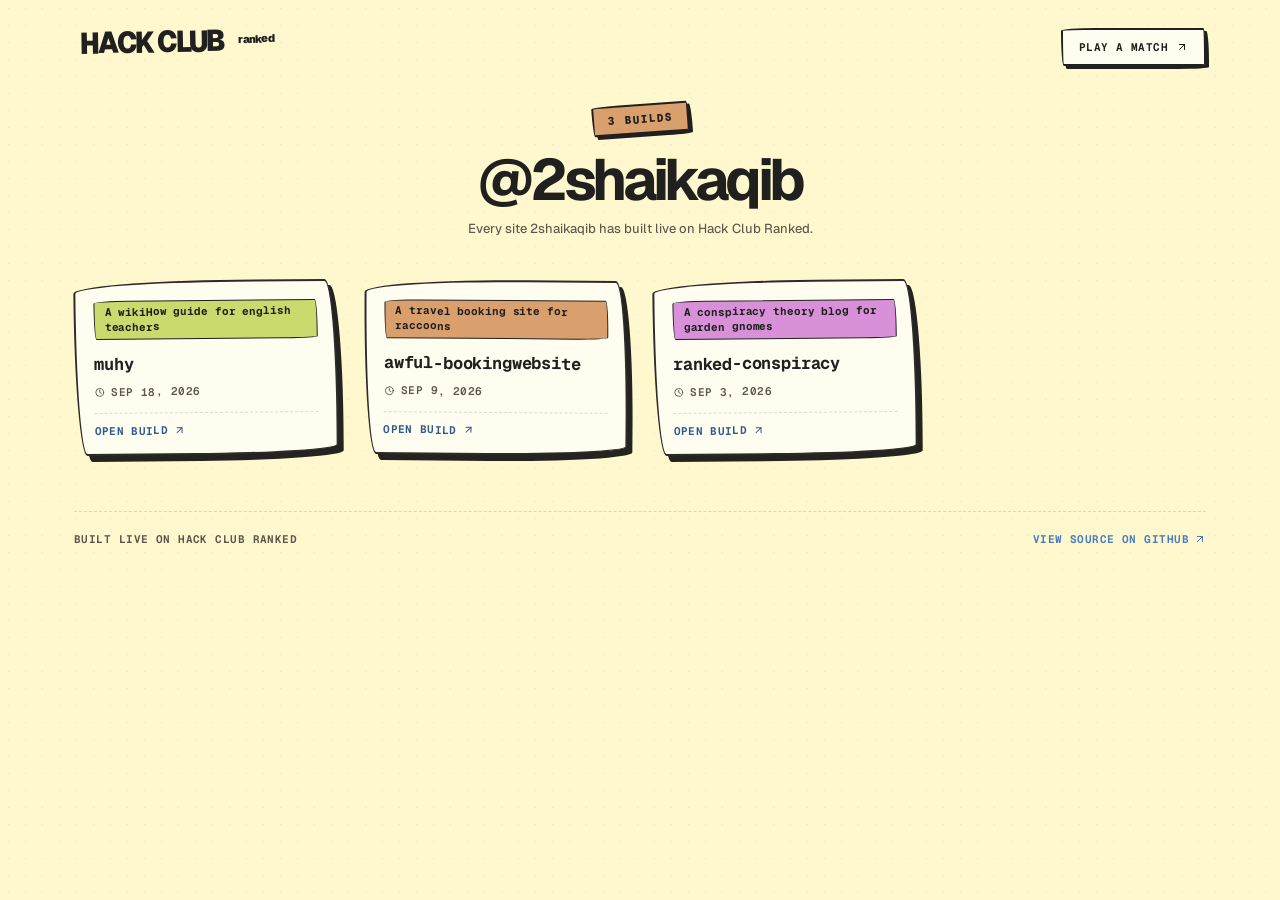
<file: index.html>
<!doctype html>
<html lang="en">
<head>
<meta charset="utf-8">
<meta name="viewport" content="width=device-width, initial-scale=1">
<meta name="color-scheme" content="light">
<title>2shaikaqib's Hack Club Ranked builds</title>
<meta name="description" content="Websites 2shaikaqib built live on Hack Club Ranked.">
<link rel="icon" href="data:image/svg+xml,%3Csvg%20width%3D%2224%22%20height%3D%2224%22%20viewBox%3D%220%200%2024%2024%22%20fill%3D%22none%22%20xmlns%3D%22http%3A%2F%2Fwww.w3.org%2F2000%2Fsvg%22%3E%3Cpath%20d%3D%22M22%2019.2727C22%2020.779%2020.779%2022%2019.2727%2022H14.7273C13.221%2022%2012%2020.779%2012%2019.2727V12H19.2727C20.779%2012%2022%2013.221%2022%2014.7273V19.2727Z%22%20fill%3D%22%2368C4FF%22%2F%3E%3Cpath%20d%3D%22M20%202C21.1046%202%2022%202.89543%2022%204V7C22%208.10457%2021.1046%209%2020%209H17C15.8954%209%2015%208.10457%2015%207V4C15%202.89543%2015.8954%202%2017%202H20Z%22%20fill%3D%22%230C79D8%22%2F%3E%3Cpath%20d%3D%22M7%2015C8.10457%2015%209%2015.8954%209%2017V20C9%2021.1046%208.10457%2022%207%2022H4C2.89543%2022%202%2021.1046%202%2020V17C2%2015.8954%202.89543%2015%204%2015H7Z%22%20fill%3D%22%230C79D8%22%2F%3E%3Cpath%20d%3D%22M12%2012H4.72727C3.22104%2012%202%2010.779%202%209.27273V4.72727C2%203.22104%203.22104%202%204.72727%202H9.27273C10.779%202%2012%203.22104%2012%204.72727V12Z%22%20fill%3D%22%232E9EFF%22%2F%3E%3C%2Fsvg%3E">
<link rel="preconnect" href="https://fonts.googleapis.com">
<link rel="preconnect" href="https://fonts.gstatic.com" crossorigin>
<link href="https://fonts.googleapis.com/css2?family=Geist:wght@400..900&family=Geist+Mono:wght@400..900&display=swap" rel="stylesheet">
<style>
  :root {
    color-scheme: light;
    --cream: #fff8cf;
    --ink: #20201f;
    --muted: #5c574b;
    --pink: #d891d9;
    --blue: #497cbf;
    --blue-strong: #2f5a8c;
    --green: #ccd96c;
    --orange: #d99f6c;
    --paper: #fffdf0;
    --line: #2c2b29;
    --blob: 255px 20px 225px 20px / 20px 225px 15px 255px;
    --font-sans: "Geist", ui-sans-serif, system-ui, "Segoe UI", sans-serif;
    --font-mono: "Geist Mono", ui-monospace, "SF Mono", Menlo, Consolas, monospace;
  }
  * { box-sizing: border-box; }
  body {
    margin: 0;
    min-width: 320px;
    color: var(--ink);
    font-family: var(--font-sans);
    background-color: var(--cream);
    background-image: radial-gradient(#c7b65c45 0.7px, transparent 0.7px);
    background-size: 17px 17px;
  }
  a:focus-visible, button:focus-visible {
    outline: 3px solid var(--blue);
    outline-offset: 3px;
  }
  .page { max-width: 1180px; margin: 0 auto; padding: 28px 24px 64px; }
  .site-header {
    display: flex;
    align-items: flex-start;
    justify-content: space-between;
    flex-wrap: wrap;
    gap: 14px;
    padding-bottom: 30px;
  }
  .logo {
    display: inline-flex;
    align-items: flex-start;
    gap: 8px;
    text-decoration: none;
    color: var(--ink);
    transform: rotate(-1deg);
  }
  .logo span {
    font-size: 30px;
    line-height: 0.9;
    font-weight: 950;
    letter-spacing: -0.08em;
    transform: scaleX(0.92);
  }
  .logo em {
    font-style: normal;
    font-size: 11px;
    font-weight: 900;
    margin-top: 5px;
    letter-spacing: -0.07em;
  }
  .pill-button {
    display: inline-flex;
    align-items: center;
    gap: 8px;
    border: 2px solid var(--ink);
    background: var(--paper);
    box-shadow: 3px 3px 0 var(--ink);
    padding: 10px 16px;
    font: 650 11px var(--font-mono);
    text-transform: uppercase;
    letter-spacing: 0.04em;
    color: var(--ink);
    text-decoration: none;
    border-radius: var(--blob);
    transition: transform 0.15s, box-shadow 0.15s;
  }
  .pill-button:hover { background: var(--green); transform: translate(2px, 2px); box-shadow: 1px 1px 0 var(--ink); }
  .pill-button:active { transform: translate(3px, 3px); box-shadow: none; }
  .page-head { max-width: 640px; margin: 8px auto 40px; text-align: center; }
  .build-count-sticker {
    display: inline-block;
    margin-bottom: 14px;
    border: 2px solid var(--ink);
    background: var(--orange);
    padding: 6px 14px;
    font: 800 11px var(--font-mono);
    text-transform: uppercase;
    letter-spacing: 0.1em;
    box-shadow: 3px 3px 0 var(--ink);
    border-radius: var(--blob);
    transform: rotate(-4deg);
  }
  .page-head h1 {
    margin: 4px 0 12px;
    font-size: clamp(34px, 5vw, 58px);
    letter-spacing: -0.065em;
    line-height: 0.95;
  }
  .page-head p {
    margin: 0 auto;
    max-width: 480px;
    font: 450 13px/1.6 var(--font-sans);
    color: var(--muted);
  }
  .gallery-grid {
    list-style: none;
    margin: 0;
    padding: 0;
    display: grid;
    grid-template-columns: repeat(auto-fill, minmax(260px, 1fr));
    gap: clamp(18px, 3vw, 26px);
  }
  .gallery-grid li { display: flex; min-width: 0; }
  .build-card {
    flex: 1;
    min-width: 0;
    display: flex;
    flex-direction: column;
    gap: 10px;
    min-height: 150px;
    border: 2px solid var(--line);
    background: var(--paper);
    box-shadow: 5px 6px 0 #24231f;
    padding: 18px 18px 16px;
    border-radius: var(--blob);
    text-decoration: none;
    color: var(--ink);
    --tilt: -0.5deg;
    transform: rotate(var(--tilt));
    transition: transform 0.15s, box-shadow 0.15s;
  }
  .gallery-grid li:nth-child(even) .build-card { --tilt: 0.45deg; }
  .build-card:hover { transform: translate(3px, 3px) rotate(var(--tilt)); box-shadow: 2px 3px 0 #24231f; }
  .build-card:active { transform: translate(5px, 5px) rotate(var(--tilt)); box-shadow: none; }
  .build-card-tag {
    display: inline-flex;
    max-width: 100%;
    min-width: 0;
    white-space: normal;
    word-break: break-word;
    border: 1.5px solid var(--ink);
    background: var(--cream);
    color: var(--ink);
    padding: 3px 10px;
    font: 700 11px var(--font-mono);
    letter-spacing: -0.01em;
    line-height: 1.4;
    border-radius: var(--blob);
  }
  .gallery-grid li:nth-child(4n+1) .build-card-tag { background: var(--green); }
  .gallery-grid li:nth-child(4n+2) .build-card-tag { background: var(--orange); }
  .gallery-grid li:nth-child(4n+3) .build-card-tag { background: var(--pink); }
  .gallery-grid li:nth-child(4n) .build-card-tag { background: var(--blue-strong); color: var(--cream); border-color: var(--blue-strong); }
  .build-card-name {
    margin: 4px 0 0;
    font: 700 17px var(--font-mono);
    letter-spacing: -0.01em;
    line-height: 1.25;
    word-break: break-word;
  }
  .build-card-meta {
    margin-top: auto;
    display: flex;
    align-items: center;
    gap: 6px;
    font: 600 11px var(--font-mono);
    text-transform: uppercase;
    letter-spacing: 0.04em;
    color: var(--muted);
  }
  .build-card-cta {
    display: inline-flex;
    align-items: center;
    gap: 6px;
    margin-top: 4px;
    padding-top: 10px;
    border-top: 1px dashed #00000022;
    font: 650 11px var(--font-mono);
    text-transform: uppercase;
    letter-spacing: 0.03em;
    color: var(--blue-strong);
  }
  .build-card:hover .build-card-cta { color: var(--ink); }
  .empty-state {
    max-width: 480px;
    margin: 20px auto 0;
    text-align: center;
    border: 2px dashed var(--ink);
    background: var(--paper);
    padding: 36px 28px;
    border-radius: var(--blob);
  }
  .empty-state p {
    margin: 0 0 20px;
    font: 500 12px/1.6 var(--font-mono);
    color: var(--muted);
  }
  .site-footer {
    margin-top: 56px;
    padding-top: 20px;
    border-top: 1px dashed #00000022;
    display: flex;
    flex-wrap: wrap;
    justify-content: space-between;
    gap: 10px;
    font: 650 11px var(--font-mono);
    text-transform: uppercase;
    letter-spacing: 0.04em;
    color: var(--muted);
  }
  .site-footer a {
    display: inline-flex;
    align-items: center;
    gap: 5px;
    color: var(--blue);
    text-decoration: none;
  }
  .site-footer a:hover { color: var(--blue-strong); text-decoration: underline; }
  @media (max-width: 760px) {
    .gallery-grid { grid-template-columns: repeat(auto-fill, minmax(220px, 1fr)); }
  }
  @media (max-width: 480px) {
    .site-header { flex-direction: column; align-items: center; text-align: center; }
    .gallery-grid { grid-template-columns: 1fr; }
    .site-footer { flex-direction: column; align-items: center; text-align: center; }
  }
  @media (prefers-reduced-motion: reduce) {
    *, *::before, *::after {
      animation-duration: 0.01ms !important;
      transition-duration: 0.01ms !important;
    }
  }
</style>
</head>
<body>
<div class="page">
  <header class="site-header">
    <a class="logo" href="https://ranked.hackclub.com" aria-label="Hack Club Ranked home">
      <span>HACK CLUB</span><em>ranked</em>
    </a>
    <a class="pill-button" href="https://ranked.hackclub.com">play a match <svg aria-hidden="true" width="12" height="12" viewBox="0 0 24 24" fill="none" stroke="currentColor" stroke-width="2" stroke-linecap="round" stroke-linejoin="round"><path d="M7 17 17 7"/><path d="M7 7h10v10"/></svg></a>
  </header>
  <main>
    <div class="page-head">
      <span class="build-count-sticker">3 builds</span>
      <h1>@2shaikaqib</h1>
      <p>Every site 2shaikaqib has built live on Hack Club Ranked.</p>
    </div>
    <ul class="gallery-grid">
        <li>
          <a class="build-card" href="./muhy/">
            <span class="build-card-tag">A wikiHow guide for english teachers</span>
            <strong class="build-card-name">muhy</strong>
            <span class="build-card-meta"><svg aria-hidden="true" width="11" height="11" viewBox="0 0 24 24" fill="none" stroke="currentColor" stroke-width="2" stroke-linecap="round" stroke-linejoin="round"><circle cx="12" cy="12" r="8.5"/><path d="M12 7v5l3.5 2"/></svg>Sep 18, 2026</span>
            <span class="build-card-cta">open build <svg aria-hidden="true" width="12" height="12" viewBox="0 0 24 24" fill="none" stroke="currentColor" stroke-width="2" stroke-linecap="round" stroke-linejoin="round"><path d="M7 17 17 7"/><path d="M7 7h10v10"/></svg></span>
          </a>
        </li>
        <li>
          <a class="build-card" href="./awful-bookingwebsite/">
            <span class="build-card-tag">A travel booking site for raccoons</span>
            <strong class="build-card-name">awful-bookingwebsite</strong>
            <span class="build-card-meta"><svg aria-hidden="true" width="11" height="11" viewBox="0 0 24 24" fill="none" stroke="currentColor" stroke-width="2" stroke-linecap="round" stroke-linejoin="round"><circle cx="12" cy="12" r="8.5"/><path d="M12 7v5l3.5 2"/></svg>Sep 9, 2026</span>
            <span class="build-card-cta">open build <svg aria-hidden="true" width="12" height="12" viewBox="0 0 24 24" fill="none" stroke="currentColor" stroke-width="2" stroke-linecap="round" stroke-linejoin="round"><path d="M7 17 17 7"/><path d="M7 7h10v10"/></svg></span>
          </a>
        </li>
        <li>
          <a class="build-card" href="./ranked-conspiracy/">
            <span class="build-card-tag">A conspiracy theory blog for garden gnomes</span>
            <strong class="build-card-name">ranked-conspiracy</strong>
            <span class="build-card-meta"><svg aria-hidden="true" width="11" height="11" viewBox="0 0 24 24" fill="none" stroke="currentColor" stroke-width="2" stroke-linecap="round" stroke-linejoin="round"><circle cx="12" cy="12" r="8.5"/><path d="M12 7v5l3.5 2"/></svg>Sep 3, 2026</span>
            <span class="build-card-cta">open build <svg aria-hidden="true" width="12" height="12" viewBox="0 0 24 24" fill="none" stroke="currentColor" stroke-width="2" stroke-linecap="round" stroke-linejoin="round"><path d="M7 17 17 7"/><path d="M7 7h10v10"/></svg></span>
          </a>
        </li>
      </ul>
  </main>
  <footer class="site-footer">
    <span>Built live on Hack Club Ranked</span>
    <a href="https://github.com/2shaikaqib/hackclubranked">view source on GitHub <svg aria-hidden="true" width="12" height="12" viewBox="0 0 24 24" fill="none" stroke="currentColor" stroke-width="2" stroke-linecap="round" stroke-linejoin="round"><path d="M7 17 17 7"/><path d="M7 7h10v10"/></svg></a>
  </footer>
</div>
</body>
</html>
</file>
